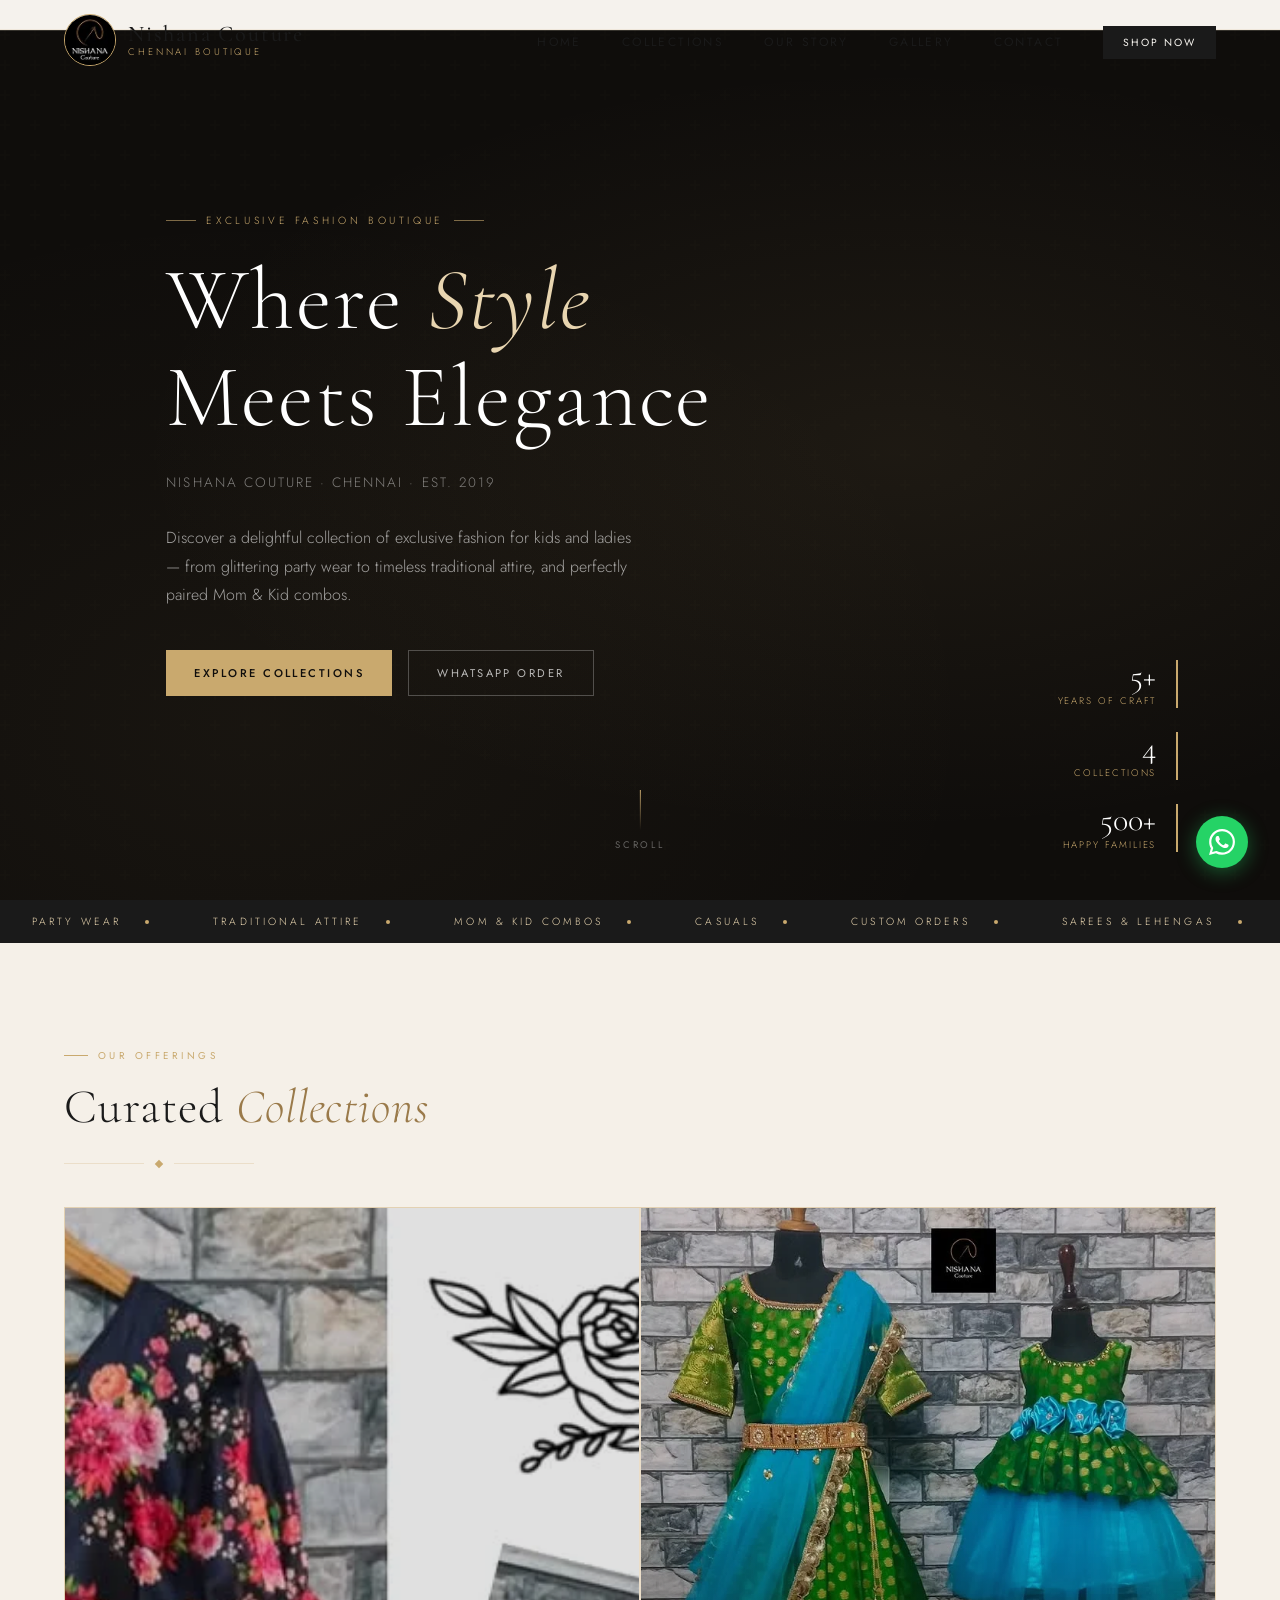
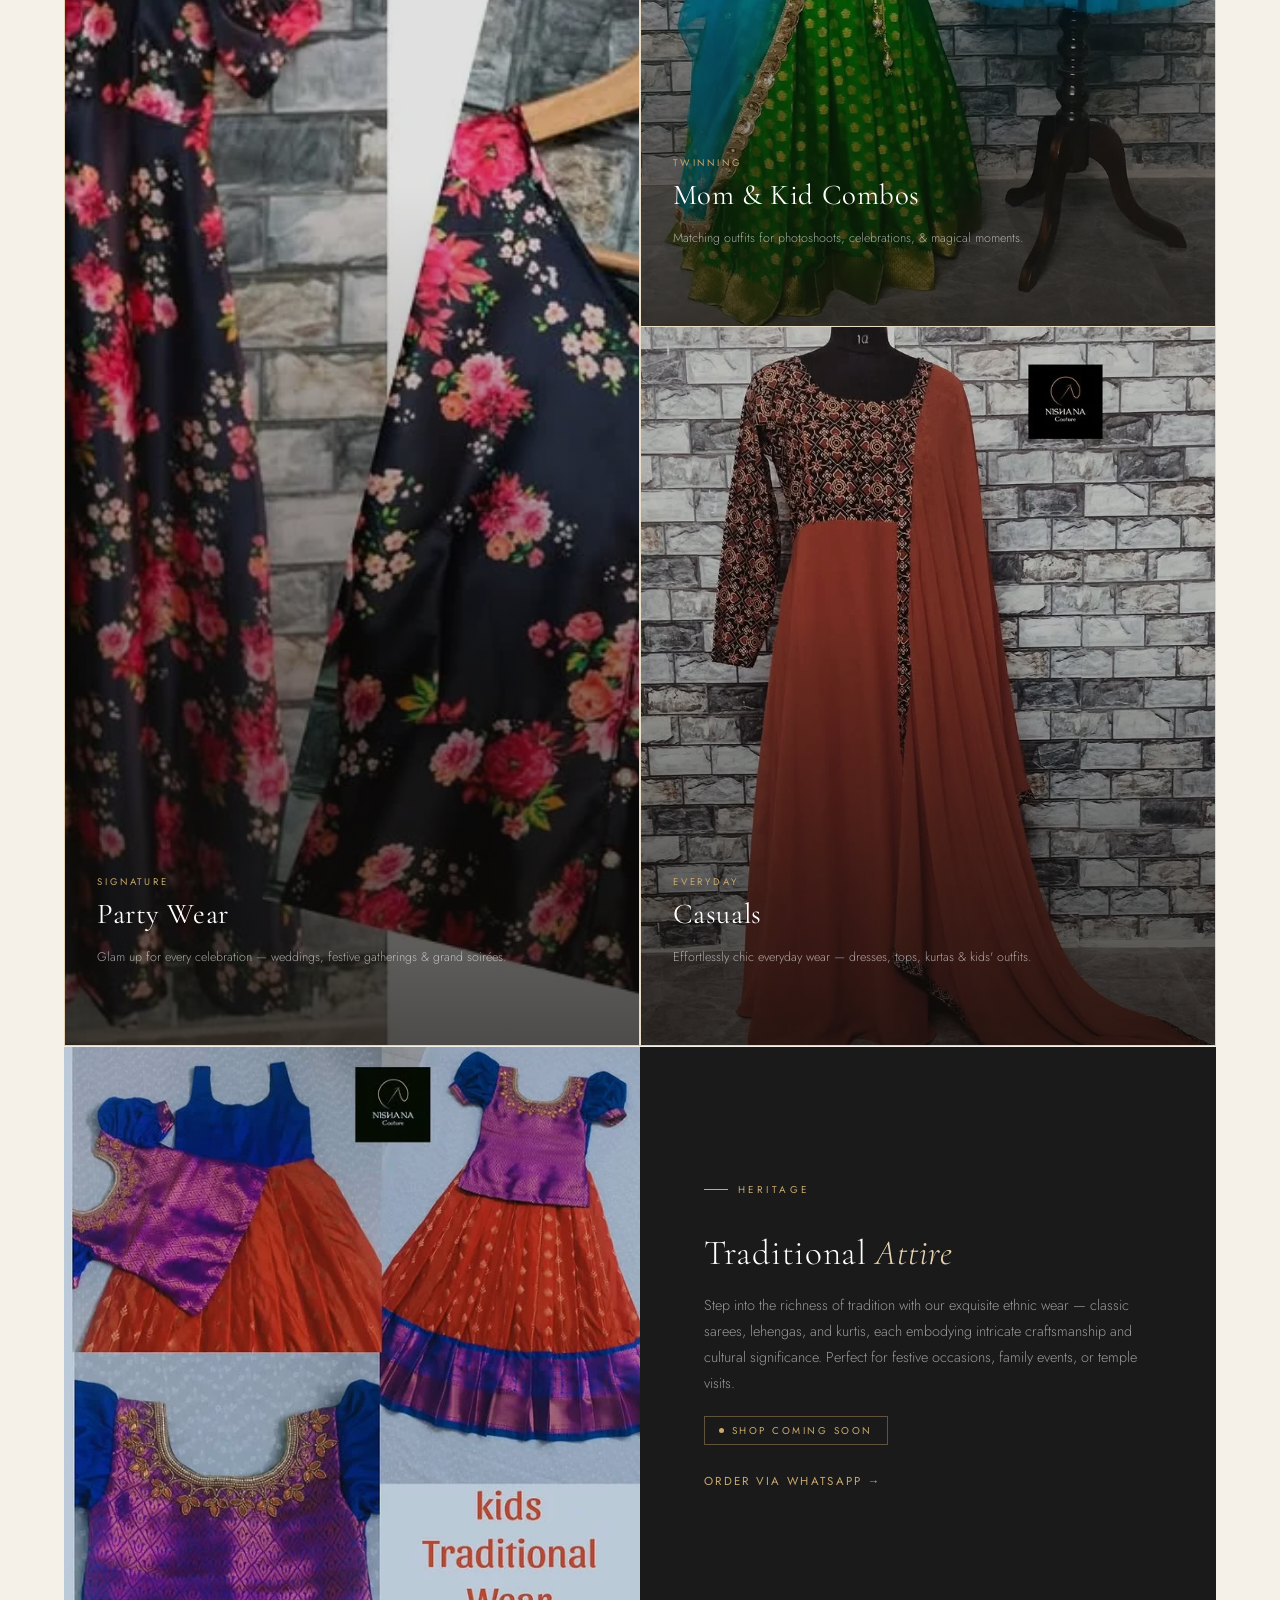
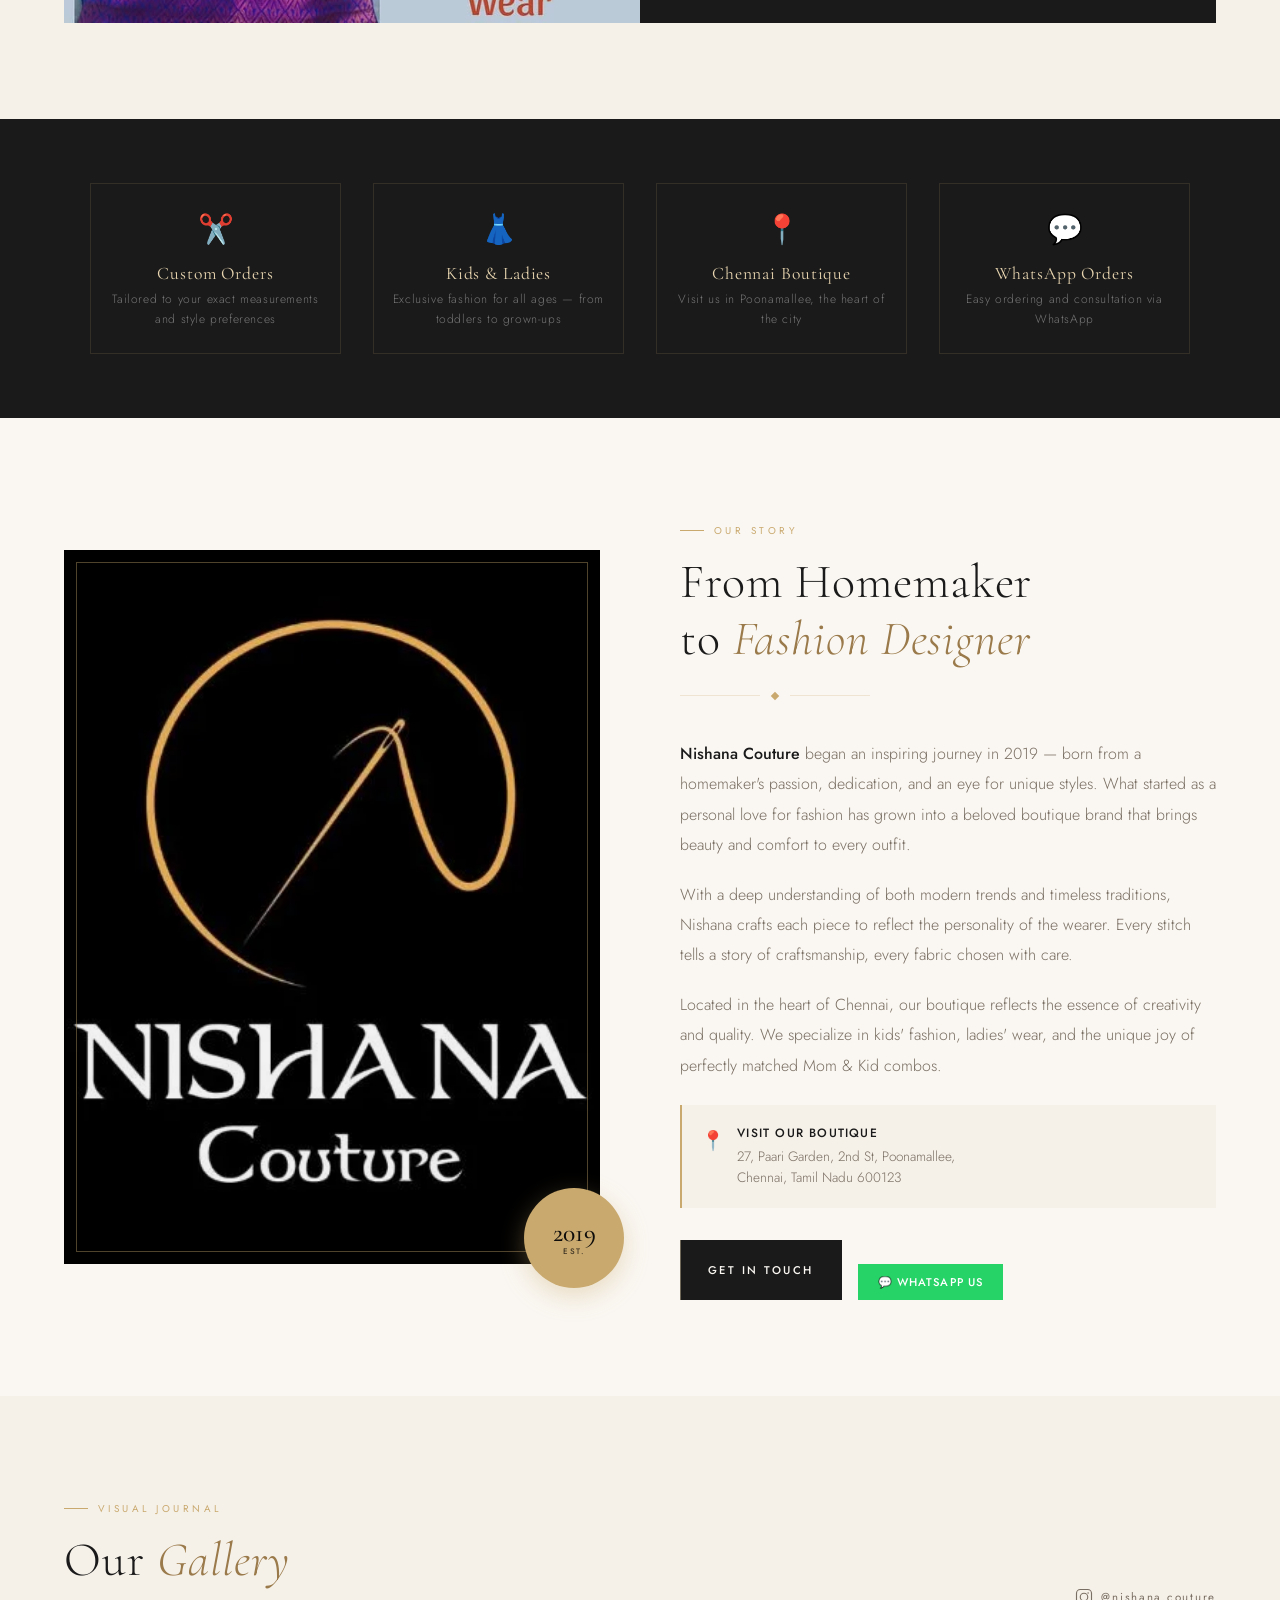
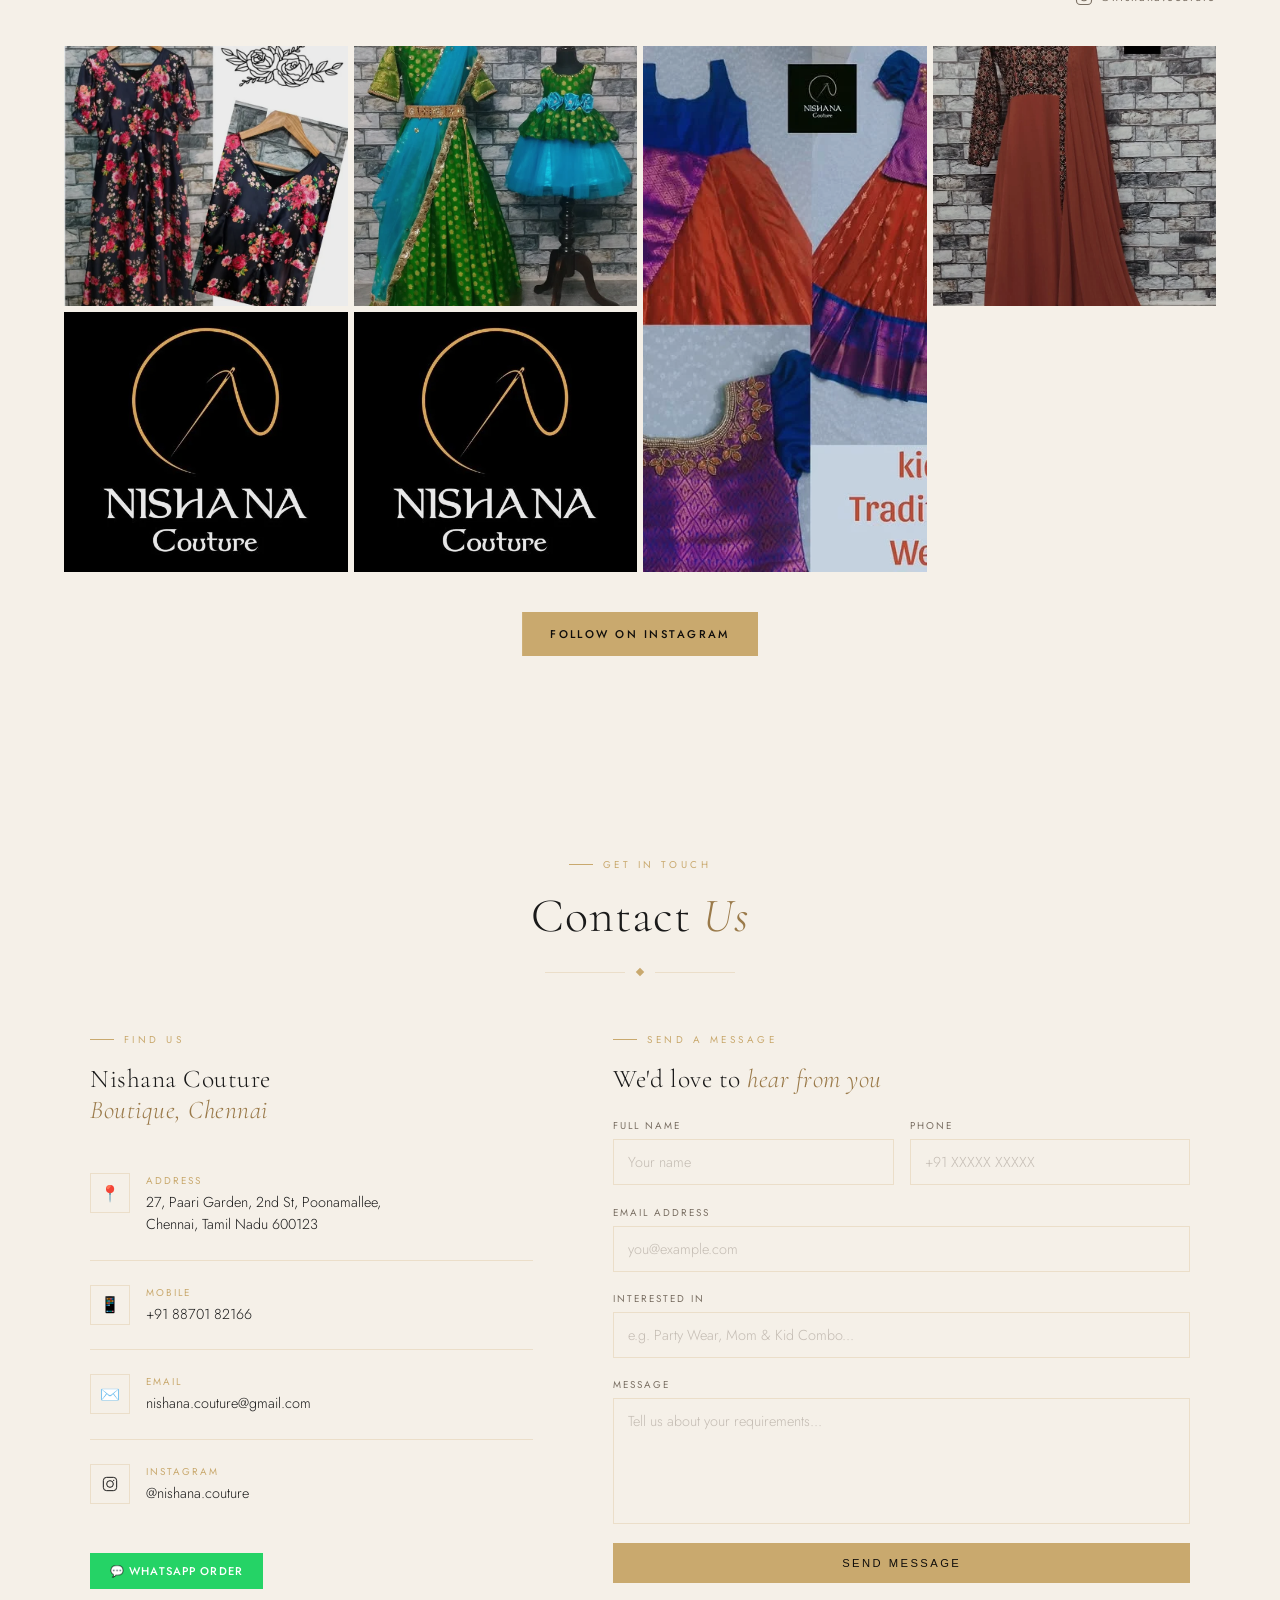
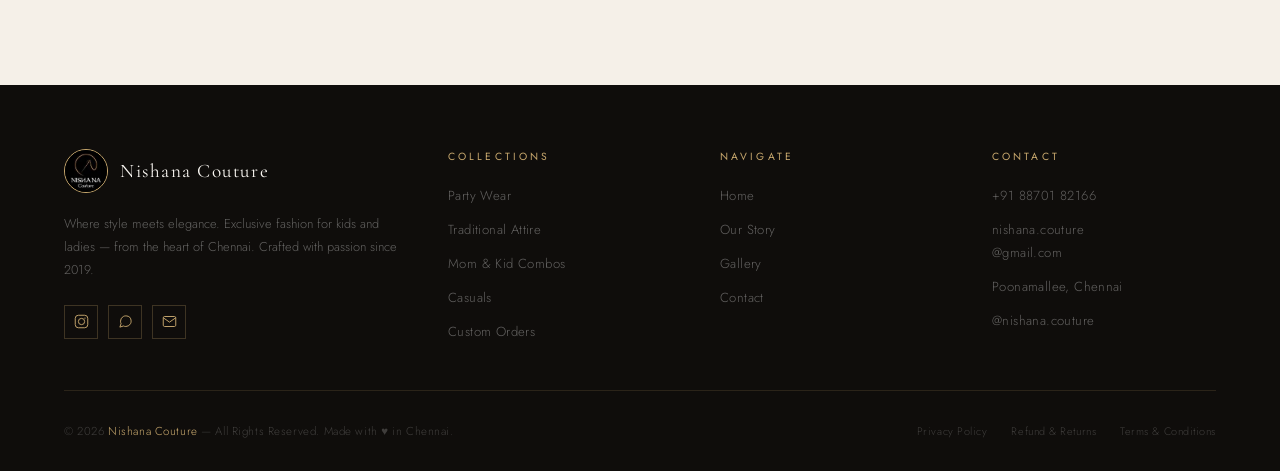
<file: index.html>
<!DOCTYPE html>
<html lang="en">
<head>
  <meta charset="UTF-8" />
  <meta name="viewport" content="width=device-width, initial-scale=1.0" />
  <title>Nishana Couture — Where Style Meets Elegance | Chennai</title>
  <meta name="description" content="Exclusive fashion for kids and ladies. Party wear, traditional attire, Mom & Kid combos, and casuals. Based in Poonamallee, Chennai." />
  <meta property="og:title" content="Nishana Couture — Where Style Meets Elegance" />
  <meta property="og:description" content="Discover exclusive fashion for kids and ladies. Party Wear, Traditional Attire, Mom & Kid Combos, and Casuals." />
  <meta property="og:image" content="assets/images/cropped-nishanacouture.jpg" />
  <link rel="icon" href="assets/images/cropped-nishanacouture-111x111.jpg" type="image/jpeg" />
  <link rel="stylesheet" href="assets/css/style.css" />
  <link rel="preconnect" href="https://fonts.googleapis.com" />
  <link rel="preconnect" href="https://fonts.gstatic.com" crossorigin />
</head>
<body>

  <!-- ══════════════════════════════════════
       NAVBAR
  ══════════════════════════════════════ -->
  <nav id="navbar">
    <a href="#hero" class="nav-logo">
      <img src="assets/images/cropped-nishanacouture-111x111.jpg"
           alt="Nishana Couture Logo" loading="lazy" />
      <div class="nav-brand">
        <span class="nav-brand-name">Nishana Couture</span>
        <span class="nav-brand-sub">Chennai Boutique</span>
      </div>
    </a>

    <ul class="nav-links">
      <li><a href="#hero">Home</a></li>
      <li><a href="#collections">Collections</a></li>
      <li><a href="#about">Our Story</a></li>
      <li><a href="#gallery">Gallery</a></li>
      <li><a href="#contact">Contact</a></li>
      <li>
        <a href="#collections" class="nav-cta" data-coming-soon>Shop Now</a>
      </li>
    </ul>

    <button class="nav-hamburger" aria-label="Toggle menu">
      <span></span><span></span><span></span>
    </button>
  </nav>

  <!-- Mobile Nav -->
  <div class="nav-mobile">
    <a href="#hero">Home</a>
    <a href="#collections">Collections</a>
    <a href="#about">Our Story</a>
    <a href="#gallery">Gallery</a>
    <a href="#contact">Contact</a>
    <a href="#collections" data-coming-soon>Shop Online</a>
  </div>

  <!-- ══════════════════════════════════════
       HERO
  ══════════════════════════════════════ -->
  <section id="hero">
    <div class="hero-bg"></div>
    <div class="hero-texture"></div>

    <div class="hero-content">
      <div class="hero-tag">Exclusive Fashion Boutique</div>

      <h1 class="hero-title">
        Where <em>Style</em><br>Meets Elegance
      </h1>

      <p class="hero-sub">Nishana Couture · Chennai · Est. 2019</p>

      <p class="hero-desc">
        Discover a delightful collection of exclusive fashion for kids and ladies —
        from glittering party wear to timeless traditional attire, and perfectly
        paired Mom &amp; Kid combos.
      </p>

      <div class="hero-actions">
        <a href="#collections" class="btn-primary">
          <span>Explore Collections</span>
        </a>
        <a href="https://wa.me/918870182166" target="_blank" rel="noopener" class="btn-ghost">
          WhatsApp Order
        </a>
      </div>
    </div>

    <div class="hero-stats">
      <div class="hero-stat">
        <div class="hero-stat-num" data-count="5" data-suffix="+">5+</div>
        <div class="hero-stat-label">Years of Craft</div>
      </div>
      <div class="hero-stat">
        <div class="hero-stat-num" data-count="4" data-suffix="">4</div>
        <div class="hero-stat-label">Collections</div>
      </div>
      <div class="hero-stat">
        <div class="hero-stat-num" data-count="500" data-suffix="+">500+</div>
        <div class="hero-stat-label">Happy Families</div>
      </div>
    </div>

    <div class="hero-scroll">
      <div class="hero-scroll-line"></div>
      <span>Scroll</span>
    </div>
  </section>

  <!-- MARQUEE STRIP -->
  <div class="marquee-strip">
    <div class="marquee-inner">
      <!-- Repeated for seamless loop -->
      <span class="marquee-item">Party Wear <span class="marquee-dot"></span></span>
      <span class="marquee-item">Traditional Attire <span class="marquee-dot"></span></span>
      <span class="marquee-item">Mom &amp; Kid Combos <span class="marquee-dot"></span></span>
      <span class="marquee-item">Casuals <span class="marquee-dot"></span></span>
      <span class="marquee-item">Custom Orders <span class="marquee-dot"></span></span>
      <span class="marquee-item">Sarees &amp; Lehengas <span class="marquee-dot"></span></span>
      <span class="marquee-item">Kids' Fashion <span class="marquee-dot"></span></span>
      <span class="marquee-item">Ladies' Wear <span class="marquee-dot"></span></span>
      <!-- Duplicate for seamless scroll -->
      <span class="marquee-item">Party Wear <span class="marquee-dot"></span></span>
      <span class="marquee-item">Traditional Attire <span class="marquee-dot"></span></span>
      <span class="marquee-item">Mom &amp; Kid Combos <span class="marquee-dot"></span></span>
      <span class="marquee-item">Casuals <span class="marquee-dot"></span></span>
      <span class="marquee-item">Custom Orders <span class="marquee-dot"></span></span>
      <span class="marquee-item">Sarees &amp; Lehengas <span class="marquee-dot"></span></span>
      <span class="marquee-item">Kids' Fashion <span class="marquee-dot"></span></span>
      <span class="marquee-item">Ladies' Wear <span class="marquee-dot"></span></span>
    </div>
  </div>

  <!-- ══════════════════════════════════════
       COLLECTIONS
  ══════════════════════════════════════ -->
  <section id="collections" class="section">
    <div class="reveal">
      <div class="section-label">Our Offerings</div>
      <h2 class="section-title">Curated <em>Collections</em></h2>
      <div class="section-divider">
        <div class="section-divider-line"></div>
        <div class="section-divider-diamond"></div>
        <div class="section-divider-line"></div>
      </div>
    </div>

    <div class="collections-grid reveal reveal-delay-1">

      <!-- Card 1 — Party Wear (large) -->
      <div class="collection-card">
        <div class="collection-img-wrap">
          <img src="assets/images/nishana-partywear.jpg"
               alt="Party Wear Collection" loading="lazy" />
        </div>
        <div class="collection-overlay">
          <div class="collection-category">Signature</div>
          <h3 class="collection-name">Party Wear</h3>
          <p style="font-size:0.78rem;color:rgba(255,255,255,0.6);margin-bottom:1rem;font-weight:300;line-height:1.6;">
            Glam up for every celebration — weddings, festive gatherings &amp; grand soirées.
          </p>
          <a href="#" class="collection-cta coming-soon-badge" data-coming-soon>Shop Coming Soon</a>
        </div>
      </div>

      <!-- Card 2 — Mom & Kid Combos -->
      <div class="collection-card">
        <div class="collection-img-wrap">
          <img src="assets/images/nishsana-mom-and-daughter-combo-dresses.jpg"
               alt="Mom and Kid Combo Outfits" loading="lazy" />
        </div>
        <div class="collection-overlay">
          <div class="collection-category">Twinning</div>
          <h3 class="collection-name">Mom &amp; Kid Combos</h3>
          <p style="font-size:0.78rem;color:rgba(255,255,255,0.6);margin-bottom:1rem;font-weight:300;line-height:1.6;">
            Matching outfits for photoshoots, celebrations, &amp; magical moments.
          </p>
          <a href="#" class="collection-cta coming-soon-badge" data-coming-soon>Shop Coming Soon</a>
        </div>
      </div>

      <!-- Card 3 — Casuals -->
      <div class="collection-card">
        <div class="collection-img-wrap">
          <img src="assets/images/casuI-home-page.jpg"
               alt="Casual Wear Collection" loading="lazy" />
        </div>
        <div class="collection-overlay">
          <div class="collection-category">Everyday</div>
          <h3 class="collection-name">Casuals</h3>
          <p style="font-size:0.78rem;color:rgba(255,255,255,0.6);margin-bottom:1rem;font-weight:300;line-height:1.6;">
            Effortlessly chic everyday wear — dresses, tops, kurtas &amp; kids' outfits.
          </p>
          <a href="#" class="collection-cta coming-soon-badge" data-coming-soon>Shop Coming Soon</a>
        </div>
      </div>

    </div>

    <!-- Traditional Attire — full-width feature card -->
    <div style="margin-top:1.5px;position:relative;overflow:hidden;cursor:pointer;" class="collection-card reveal reveal-delay-2">
      <div style="display:grid;grid-template-columns:1fr 1fr;min-height:400px;">
        <div class="collection-img-wrap" style="min-height:400px;">
          <img src="assets/images/traditionaIwear.jpg"
               alt="Traditional Attire" loading="lazy" />
        </div>
        <div style="background:var(--charcoal);display:flex;flex-direction:column;justify-content:center;padding:4rem;gap:1.2rem;">
          <div class="section-label">Heritage</div>
          <h3 style="font-family:'Cormorant Garamond',serif;font-size:2.2rem;font-weight:300;color:#fff;line-height:1.2;letter-spacing:0.02em;">
            Traditional <em style="font-style:italic;color:var(--gold-light);">Attire</em>
          </h3>
          <p style="font-size:0.9rem;line-height:1.8;color:rgba(255,255,255,0.55);font-weight:300;">
            Step into the richness of tradition with our exquisite ethnic wear — classic sarees, lehengas, and kurtis,
            each embodying intricate craftsmanship and cultural significance. Perfect for festive occasions,
            family events, or temple visits.
          </p>
          <div>
            <a href="#" class="coming-soon-badge" data-coming-soon style="display:inline-flex;">Shop Coming Soon</a>
          </div>
          <a href="https://wa.me/918870182166" target="_blank" rel="noopener"
             style="display:inline-flex;align-items:center;gap:8px;font-size:0.72rem;letter-spacing:0.2em;text-transform:uppercase;color:var(--gold);font-weight:400;margin-top:0.5rem;transition:color 0.3s;">
            Order via WhatsApp →
          </a>
        </div>
      </div>
    </div>
  </section>

  <!-- ══════════════════════════════════════
       FEATURES STRIP
  ══════════════════════════════════════ -->
  <section id="features">
    <div class="features-grid">
      <div class="feature-item reveal">
        <div class="feature-icon">✂️</div>
        <div class="feature-title">Custom Orders</div>
        <div class="feature-desc">Tailored to your exact measurements and style preferences</div>
      </div>
      <div class="feature-item reveal reveal-delay-1">
        <div class="feature-icon">👗</div>
        <div class="feature-title">Kids & Ladies</div>
        <div class="feature-desc">Exclusive fashion for all ages — from toddlers to grown-ups</div>
      </div>
      <div class="feature-item reveal reveal-delay-2">
        <div class="feature-icon">📍</div>
        <div class="feature-title">Chennai Boutique</div>
        <div class="feature-desc">Visit us in Poonamallee, the heart of the city</div>
      </div>
      <div class="feature-item reveal reveal-delay-3">
        <div class="feature-icon">💬</div>
        <div class="feature-title">WhatsApp Orders</div>
        <div class="feature-desc">Easy ordering and consultation via WhatsApp</div>
      </div>
    </div>
  </section>

  <!-- ══════════════════════════════════════
       ABOUT
  ══════════════════════════════════════ -->
  <section id="about" class="section">
    <div class="about-inner">
      <div class="about-image-wrap reveal">
        <div class="about-image-frame">
          <img src="assets/images/cropped-nishanacouture.jpg"
               alt="Nishana Couture Boutique" loading="lazy" />
        </div>
        <div class="about-badge">
          <span class="about-badge-year">2019</span>
          <span class="about-badge-text">Est.</span>
        </div>
      </div>

      <div class="about-text reveal reveal-delay-2">
        <div class="section-label">Our Story</div>
        <h2 class="section-title">From Homemaker<br>to <em>Fashion Designer</em></h2>
        <div class="section-divider">
          <div class="section-divider-line"></div>
          <div class="section-divider-diamond"></div>
          <div class="section-divider-line"></div>
        </div>

        <p>
          <strong>Nishana Couture</strong> began an inspiring journey in 2019 — born from a homemaker's
          passion, dedication, and an eye for unique styles. What started as a personal love for fashion
          has grown into a beloved boutique brand that brings beauty and comfort to every outfit.
        </p>
        <p>
          With a deep understanding of both modern trends and timeless traditions, Nishana crafts each
          piece to reflect the personality of the wearer. Every stitch tells a story of craftsmanship,
          every fabric chosen with care.
        </p>
        <p>
          Located in the heart of Chennai, our boutique reflects the essence of creativity and quality.
          We specialize in kids' fashion, ladies' wear, and the unique joy of perfectly matched
          Mom &amp; Kid combos.
        </p>

        <div class="about-location">
          <div class="about-location-icon">📍</div>
          <div class="about-location-text">
            <strong>Visit Our Boutique</strong>
            27, Paari Garden, 2nd St, Poonamallee,<br>
            Chennai, Tamil Nadu 600123
          </div>
        </div>

        <div style="margin-top:2rem;display:flex;gap:1rem;flex-wrap:wrap;">
          <a href="#contact" class="btn-primary" style="background:var(--charcoal);color:var(--cream);">
            <span>Get in Touch</span>
          </a>
          <a href="https://wa.me/918870182166" target="_blank" rel="noopener" class="contact-whatsapp">
            💬 WhatsApp Us
          </a>
        </div>
      </div>
    </div>
  </section>

  <!-- ══════════════════════════════════════
       GALLERY
  ══════════════════════════════════════ -->
  <section id="gallery" class="section">
    <div class="gallery-header reveal">
      <div>
        <div class="section-label">Visual Journal</div>
        <h2 class="section-title">Our <em>Gallery</em></h2>
      </div>
      <a href="https://www.instagram.com/nishana.couture/" target="_blank" rel="noopener"
         class="gallery-insta">
        <svg width="18" height="18" viewBox="0 0 24 24" fill="none" stroke="currentColor" stroke-width="1.5">
          <rect x="2" y="2" width="20" height="20" rx="5"/><circle cx="12" cy="12" r="5"/>
          <circle cx="17.5" cy="6.5" r="1" fill="currentColor" stroke="none"/>
        </svg>
        @nishana.couture
      </a>
    </div>

    <div class="gallery-grid reveal reveal-delay-1">
      <div class="gallery-item">
        <img src="assets/images/nishana-partywear.jpg"
             alt="Party Wear" loading="lazy" />
        <div class="gallery-overlay"><div class="gallery-overlay-icon">✦</div></div>
      </div>
      <div class="gallery-item">
        <img src="assets/images/nishsana-mom-and-daughter-combo-dresses.jpg"
             alt="Mom and Kid Combo" loading="lazy" />
        <div class="gallery-overlay"><div class="gallery-overlay-icon">✦</div></div>
      </div>
      <div class="gallery-item">
        <img src="assets/images/traditionaIwear.jpg"
             alt="Traditional Attire" loading="lazy" />
        <div class="gallery-overlay"><div class="gallery-overlay-icon">✦</div></div>
      </div>
      <div class="gallery-item">
        <img src="assets/images/casuI-home-page.jpg"
             alt="Casual Wear" loading="lazy" />
        <div class="gallery-overlay"><div class="gallery-overlay-icon">✦</div></div>
      </div>
      <div class="gallery-item">
        <img src="assets/images/cropped-nishanacouture.jpg"
             alt="Nishana Couture" loading="lazy" />
        <div class="gallery-overlay"><div class="gallery-overlay-icon">✦</div></div>
      </div>
      <div class="gallery-item">
        <img src="assets/images/cropped-nishanacouture.jpg"
             alt="Boutique" loading="lazy" />
        <div class="gallery-overlay"><div class="gallery-overlay-icon">✦</div></div>
      </div>
    </div>

    <div style="text-align:center;margin-top:2.5rem;" class="reveal reveal-delay-2">
      <a href="https://www.instagram.com/nishana.couture/" target="_blank" rel="noopener"
         class="btn-primary" style="display:inline-flex;">
        <span>Follow on Instagram</span>
      </a>
    </div>
  </section>

  <!-- ══════════════════════════════════════
       CONTACT
  ══════════════════════════════════════ -->
  <section id="contact" class="section" style="background:var(--ivory);">
    <div style="text-align:center;margin-bottom:3rem;" class="reveal">
      <div class="section-label" style="justify-content:center;">Get in Touch</div>
      <h2 class="section-title">Contact <em>Us</em></h2>
      <div class="section-divider" style="justify-content:center;">
        <div class="section-divider-line"></div>
        <div class="section-divider-diamond"></div>
        <div class="section-divider-line"></div>
      </div>
    </div>

    <div class="contact-inner">
      <div class="reveal">
        <div class="section-label">Find Us</div>
        <h3 style="font-family:'Cormorant Garamond',serif;font-size:1.6rem;font-weight:300;color:var(--charcoal);margin-bottom:1.5rem;letter-spacing:0.02em;">
          Nishana Couture<br><em style="font-style:italic;color:var(--gold-dark);">Boutique, Chennai</em>
        </h3>

        <div class="contact-info-item">
          <div class="contact-info-icon">📍</div>
          <div>
            <div class="contact-info-label">Address</div>
            <div class="contact-info-value">
              27, Paari Garden, 2nd St, Poonamallee,<br>Chennai, Tamil Nadu 600123
            </div>
          </div>
        </div>

        <div class="contact-info-item">
          <div class="contact-info-icon">📱</div>
          <div>
            <div class="contact-info-label">Mobile</div>
            <div class="contact-info-value">
              <a href="tel:+918870182166" style="color:var(--charcoal);transition:color 0.3s;"
                 onmouseover="this.style.color='var(--gold-dark)'" onmouseout="this.style.color='var(--charcoal)'">
                +91 88701 82166
              </a>
            </div>
          </div>
        </div>

        <div class="contact-info-item">
          <div class="contact-info-icon">✉️</div>
          <div>
            <div class="contact-info-label">Email</div>
            <div class="contact-info-value">
              <a href="mailto:nishana.couture@gmail.com" style="color:var(--charcoal);transition:color 0.3s;"
                 onmouseover="this.style.color='var(--gold-dark)'" onmouseout="this.style.color='var(--charcoal)'">
                nishana.couture@gmail.com
              </a>
            </div>
          </div>
        </div>

        <div class="contact-info-item" style="border:none;">
          <div class="contact-info-icon">
            <svg width="16" height="16" viewBox="0 0 24 24" fill="none" stroke="currentColor" stroke-width="1.5">
              <rect x="2" y="2" width="20" height="20" rx="5"/><circle cx="12" cy="12" r="5"/>
              <circle cx="17.5" cy="6.5" r="1" fill="currentColor" stroke="none"/>
            </svg>
          </div>
          <div>
            <div class="contact-info-label">Instagram</div>
            <div class="contact-info-value">
              <a href="https://www.instagram.com/nishana.couture/" target="_blank" rel="noopener"
                 style="color:var(--charcoal);transition:color 0.3s;"
                 onmouseover="this.style.color='var(--gold-dark)'" onmouseout="this.style.color='var(--charcoal)'">
                @nishana.couture
              </a>
            </div>
          </div>
        </div>

        <a href="https://wa.me/918870182166" target="_blank" rel="noopener" class="contact-whatsapp">
          💬 WhatsApp Order
        </a>
      </div>

      <div class="reveal reveal-delay-2">
        <div class="section-label">Send a Message</div>
        <h3 style="font-family:'Cormorant Garamond',serif;font-size:1.6rem;font-weight:300;color:var(--charcoal);margin-bottom:1.5rem;letter-spacing:0.02em;">
          We'd love to <em style="font-style:italic;color:var(--gold-dark);">hear from you</em>
        </h3>

        <div id="formSuccess" class="form-success">
          Thank you for reaching out! We'll get back to you within 24 hours. ✨
        </div>

        <form id="contactForm" class="contact-form" novalidate>
          <div class="form-row">
            <div class="form-group">
              <label for="name">Full Name</label>
              <input type="text" id="name" name="name" placeholder="Your name" data-required />
              <span class="form-error"></span>
            </div>
            <div class="form-group">
              <label for="phone">Phone</label>
              <input type="tel" id="phone" name="phone" placeholder="+91 XXXXX XXXXX" />
            </div>
          </div>
          <div class="form-group">
            <label for="email">Email Address</label>
            <input type="email" id="email" name="email" placeholder="you@example.com" data-required />
            <span class="form-error"></span>
          </div>
          <div class="form-group">
            <label for="interest">Interested In</label>
            <input type="text" id="interest" name="interest" placeholder="e.g. Party Wear, Mom & Kid Combo..." />
          </div>
          <div class="form-group">
            <label for="message">Message</label>
            <textarea id="message" name="message" rows="5" placeholder="Tell us about your requirements..." data-required></textarea>
            <span class="form-error"></span>
          </div>
          <button type="submit" class="btn-primary" style="border:none;cursor:pointer;width:100%;justify-content:center;">
            <span>Send Message</span>
          </button>
        </form>
      </div>
    </div>
  </section>

  <!-- ══════════════════════════════════════
       FOOTER
  ══════════════════════════════════════ -->
  <footer id="footer">
    <div class="footer-top">
      <div>
        <div class="footer-brand">
          <img src="assets/images/cropped-nishanacouture-111x111.jpg"
               alt="Logo" loading="lazy" />
          <span class="footer-brand-name">Nishana Couture</span>
        </div>
        <p class="footer-desc">
          Where style meets elegance. Exclusive fashion for kids and ladies — from the heart of Chennai.
          Crafted with passion since 2019.
        </p>
        <div class="footer-social">
          <a href="https://www.instagram.com/nishana.couture/" target="_blank" rel="noopener" aria-label="Instagram">
            <svg width="15" height="15" viewBox="0 0 24 24" fill="none" stroke="currentColor" stroke-width="1.5">
              <rect x="2" y="2" width="20" height="20" rx="5"/>
              <circle cx="12" cy="12" r="5"/>
              <circle cx="17.5" cy="6.5" r="1" fill="currentColor" stroke="none"/>
            </svg>
          </a>
          <a href="https://wa.me/918870182166" target="_blank" rel="noopener" aria-label="WhatsApp">
            <svg width="15" height="15" viewBox="0 0 24 24" fill="none" stroke="currentColor" stroke-width="1.5">
              <path d="M21 11.5a8.38 8.38 0 01-.9 3.8 8.5 8.5 0 01-7.6 4.7 8.38 8.38 0 01-3.8-.9L3 21l1.9-5.7a8.38 8.38 0 01-.9-3.8 8.5 8.5 0 014.7-7.6 8.38 8.38 0 013.8-.9h.5a8.48 8.48 0 018 8v.5z"/>
            </svg>
          </a>
          <a href="mailto:nishana.couture@gmail.com" aria-label="Email">
            <svg width="15" height="15" viewBox="0 0 24 24" fill="none" stroke="currentColor" stroke-width="1.5">
              <path d="M4 4h16c1.1 0 2 .9 2 2v12c0 1.1-.9 2-2 2H4c-1.1 0-2-.9-2-2V6c0-1.1.9-2 2-2z"/>
              <polyline points="22,6 12,13 2,6"/>
            </svg>
          </a>
        </div>
      </div>

      <div class="footer-col">
        <h4>Collections</h4>
        <ul>
          <li><a href="#" data-coming-soon>Party Wear</a></li>
          <li><a href="#" data-coming-soon>Traditional Attire</a></li>
          <li><a href="#" data-coming-soon>Mom &amp; Kid Combos</a></li>
          <li><a href="#" data-coming-soon>Casuals</a></li>
          <li><a href="https://wa.me/918870182166" target="_blank" rel="noopener">Custom Orders</a></li>
        </ul>
      </div>

      <div class="footer-col">
        <h4>Navigate</h4>
        <ul>
          <li><a href="#hero">Home</a></li>
          <li><a href="#about">Our Story</a></li>
          <li><a href="#gallery">Gallery</a></li>
          <li><a href="#contact">Contact</a></li>
        </ul>
      </div>

      <div class="footer-col">
        <h4>Contact</h4>
        <ul>
          <li><a href="tel:+918870182166">+91 88701 82166</a></li>
          <li><a href="mailto:nishana.couture@gmail.com">nishana.couture<br>@gmail.com</a></li>
          <li><a href="https://maps.google.com/?q=Poonamallee+Chennai" target="_blank" rel="noopener">Poonamallee, Chennai</a></li>
          <li><a href="https://www.instagram.com/nishana.couture/" target="_blank" rel="noopener">@nishana.couture</a></li>
        </ul>
      </div>
    </div>

    <div class="footer-bottom">
      <p class="footer-copyright">
        © 2026 <span>Nishana Couture</span> — All Rights Reserved. Made with ♥ in Chennai.
      </p>
      <div class="footer-policies">
        <a href="privacy-policy.html" >Privacy Policy</a>
        <a href="refund-returns.html" >Refund &amp; Returns</a>
        <a href="terms-and-conditions.html" >Terms &amp; Conditions</a>
      </div>
    </div>
  </footer>

  <!-- WhatsApp floating button -->
  <a href="https://wa.me/918870182166" target="_blank" rel="noopener"
     title="Order via WhatsApp"
     style="
       position:fixed;
       bottom:2rem;right:2rem;
       width:52px;height:52px;
       background:#25D366;
       border-radius:50%;
       display:flex;align-items:center;justify-content:center;
       box-shadow:0 4px 20px rgba(37,211,102,0.4);
       z-index:500;
       transition:transform 0.3s,box-shadow 0.3s;
     "
     onmouseover="this.style.transform='scale(1.1)';this.style.boxShadow='0 8px 28px rgba(37,211,102,0.5)'"
     onmouseout="this.style.transform='scale(1)';this.style.boxShadow='0 4px 20px rgba(37,211,102,0.4)'">
    <svg width="26" height="26" viewBox="0 0 24 24" fill="white">
      <path d="M17.472 14.382c-.297-.149-1.758-.867-2.03-.967-.273-.099-.471-.148-.67.15-.197.297-.767.966-.94 1.164-.173.199-.347.223-.644.075-.297-.15-1.255-.463-2.39-1.475-.883-.788-1.48-1.761-1.653-2.059-.173-.297-.018-.458.13-.606.134-.133.298-.347.446-.52.149-.174.198-.298.298-.497.099-.198.05-.371-.025-.52-.075-.149-.669-1.612-.916-2.207-.242-.579-.487-.5-.669-.51-.173-.008-.371-.01-.57-.01-.198 0-.52.074-.792.372-.272.297-1.04 1.016-1.04 2.479 0 1.462 1.065 2.875 1.213 3.074.149.198 2.096 3.2 5.077 4.487.709.306 1.262.489 1.694.625.712.227 1.36.195 1.871.118.571-.085 1.758-.719 2.006-1.413.248-.694.248-1.289.173-1.413-.074-.124-.272-.198-.57-.347m-5.421 7.403h-.004a9.87 9.87 0 01-5.031-1.378l-.361-.214-3.741.982.998-3.648-.235-.374a9.86 9.86 0 01-1.51-5.26c.001-5.45 4.436-9.884 9.888-9.884 2.64 0 5.122 1.03 6.988 2.898a9.825 9.825 0 012.893 6.994c-.003 5.45-4.437 9.884-9.885 9.884m8.413-18.297A11.815 11.815 0 0012.05 0C5.495 0 .16 5.335.157 11.892c0 2.096.547 4.142 1.588 5.945L.057 24l6.305-1.654a11.882 11.882 0 005.683 1.448h.005c6.554 0 11.89-5.335 11.893-11.893a11.821 11.821 0 00-3.48-8.413z"/>
    </svg>
  </a>

  <script src="assets/js/script.js"></script>
</body>
</html>
</file>
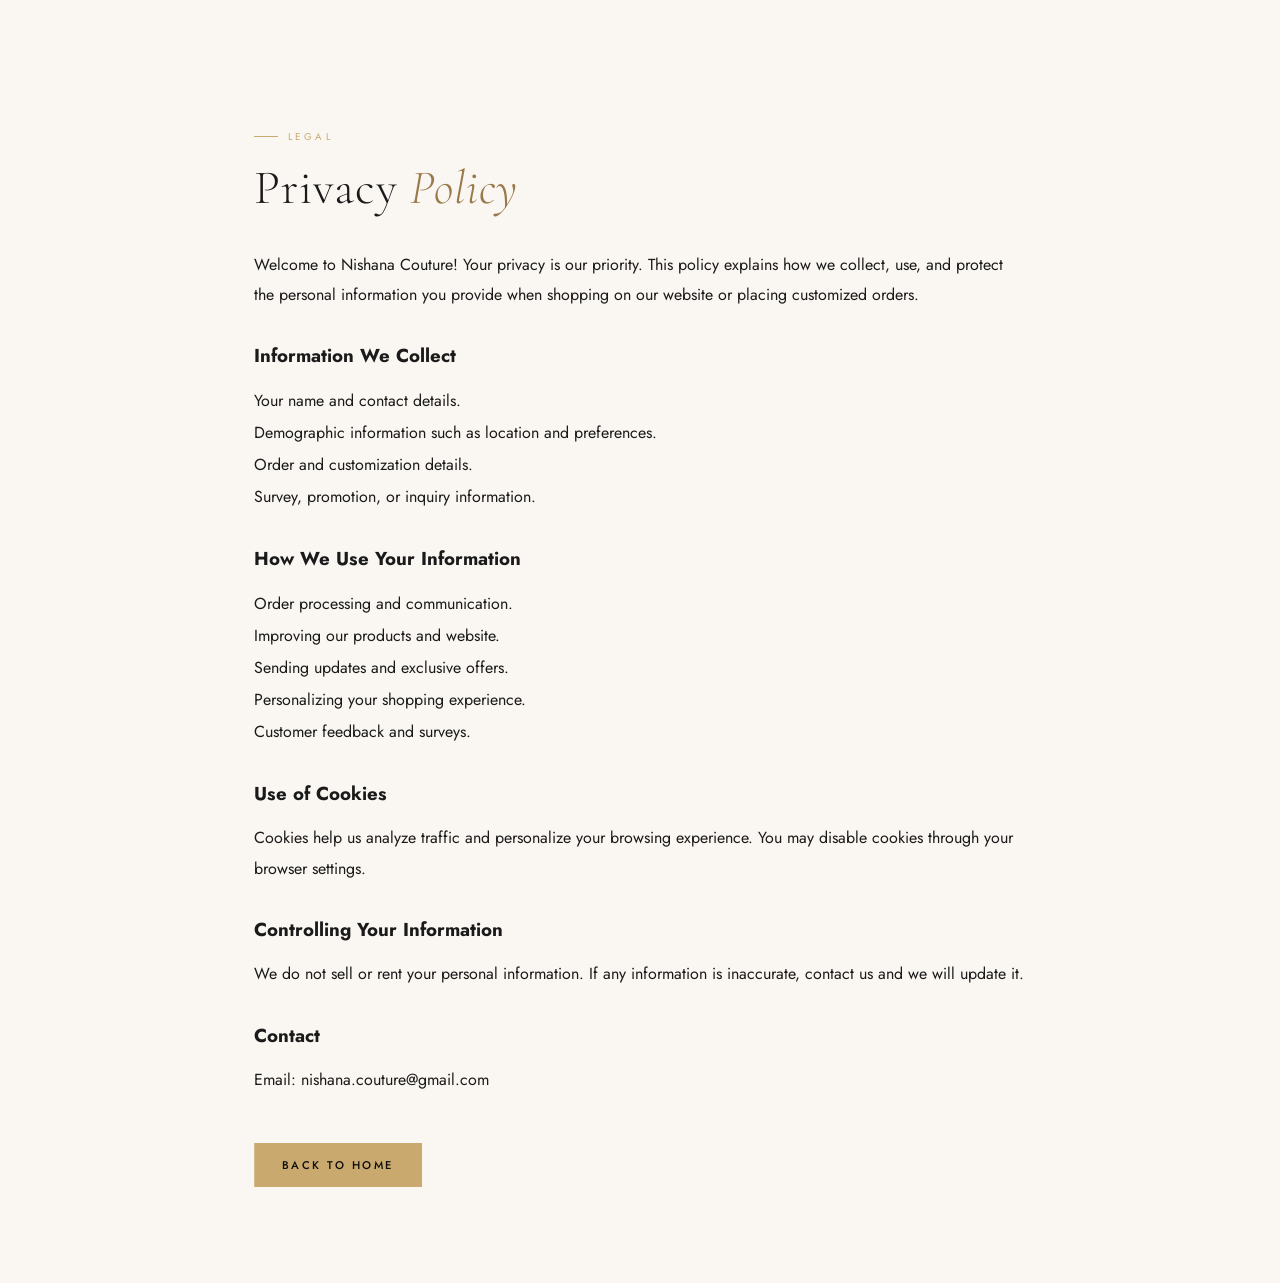
<file: privacy-policy.html>
<!DOCTYPE html>
<html lang="en">
<head>
  <meta charset="UTF-8" />
  <meta name="viewport" content="width=device-width, initial-scale=1.0"/>
  <title>Privacy Policy | Nishana Couture</title>
  <link rel="stylesheet" href="assets/css/style.css" />
</head>
<body>

<section class="section" style="max-width:900px;margin:auto;padding-top:120px;">
  <div class="section-label">Legal</div>
  <h1 class="section-title">Privacy <em>Policy</em></h1>

  <p style="margin-top:2rem;line-height:1.9;">
    Welcome to Nishana Couture! Your privacy is our priority.
    This policy explains how we collect, use, and protect the
    personal information you provide when shopping on our website
    or placing customized orders.
  </p>

  <h3 style="margin-top:2rem;">Information We Collect</h3>
  <ul style="margin-top:1rem;line-height:2;">
    <li>Your name and contact details.</li>
    <li>Demographic information such as location and preferences.</li>
    <li>Order and customization details.</li>
    <li>Survey, promotion, or inquiry information.</li>
  </ul>

  <h3 style="margin-top:2rem;">How We Use Your Information</h3>
  <ul style="margin-top:1rem;line-height:2;">
    <li>Order processing and communication.</li>
    <li>Improving our products and website.</li>
    <li>Sending updates and exclusive offers.</li>
    <li>Personalizing your shopping experience.</li>
    <li>Customer feedback and surveys.</li>
  </ul>

  <h3 style="margin-top:2rem;">Use of Cookies</h3>
  <p style="margin-top:1rem;line-height:1.9;">
    Cookies help us analyze traffic and personalize your browsing
    experience. You may disable cookies through your browser settings.
  </p>

  <h3 style="margin-top:2rem;">Controlling Your Information</h3>
  <p style="margin-top:1rem;line-height:1.9;">
    We do not sell or rent your personal information.
    If any information is inaccurate, contact us and we will update it.
  </p>

  <h3 style="margin-top:2rem;">Contact</h3>
  <p style="margin-top:1rem;line-height:1.9;">
    Email: nishana.couture@gmail.com
  </p>

  <div style="margin-top:3rem;">
    <a href="index.html" class="btn-primary">
      <span>Back to Home</span>
    </a>
  </div>
</section>

</body>
</html>
</file>
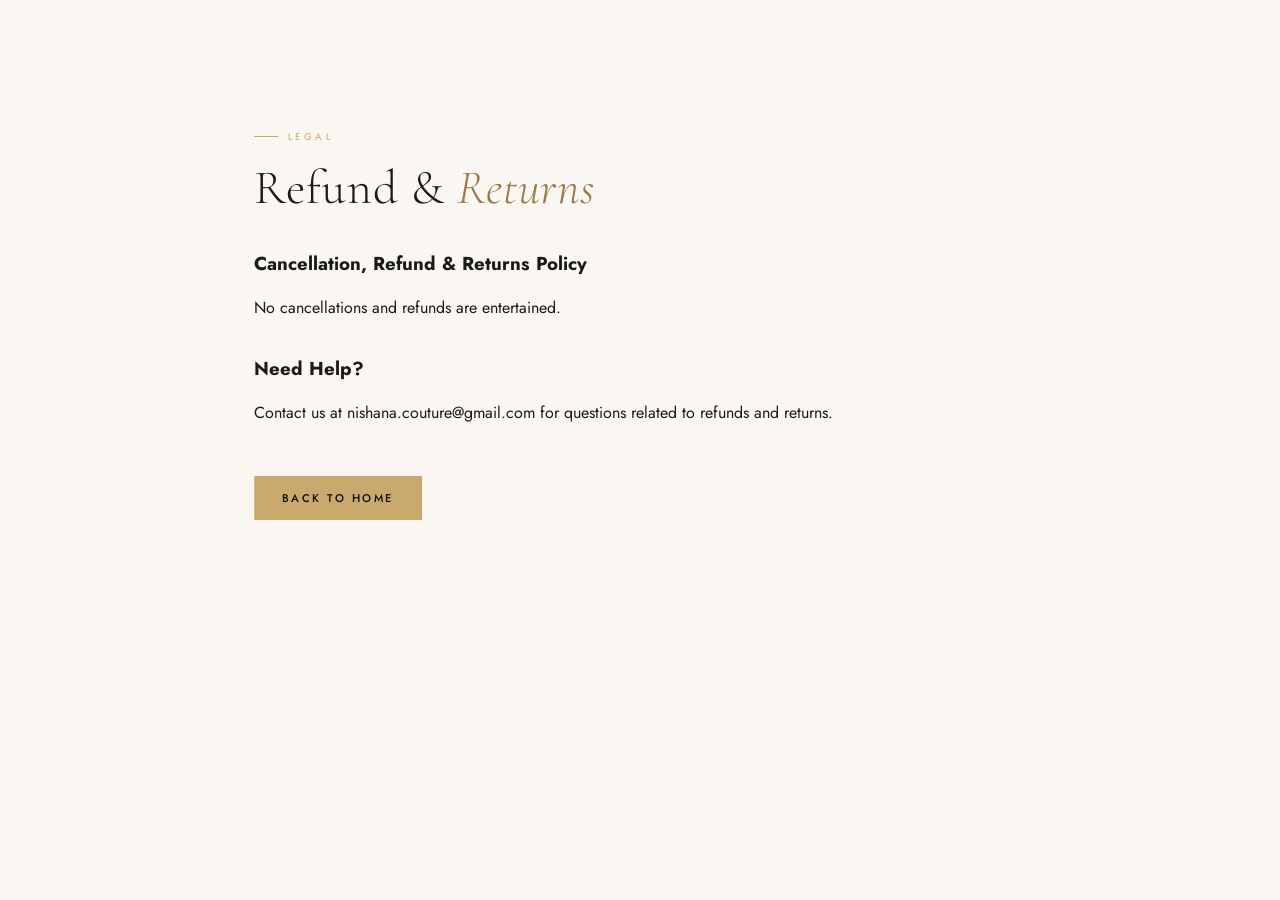
<file: refund-returns.html>
<!DOCTYPE html>
<html lang="en">
<head>
  <meta charset="UTF-8" />
  <meta name="viewport" content="width=device-width, initial-scale=1.0"/>
  <title>Refund & Returns | Nishana Couture</title>
  <link rel="stylesheet" href="assets/css/style.css" />
</head>
<body>

<section class="section" style="max-width:900px;margin:auto;padding-top:120px;">
  <div class="section-label">Legal</div>
  <h1 class="section-title">Refund &amp; <em>Returns</em></h1>

  <h3 style="margin-top:2rem;">Cancellation, Refund & Returns Policy</h3>

  <p style="margin-top:1rem;line-height:1.9;">
    No cancellations and refunds are entertained.
  </p>

  <h3 style="margin-top:2rem;">Need Help?</h3>

  <p style="margin-top:1rem;line-height:1.9;">
    Contact us at
    <a href="mailto:nishana.couture@gmail.com">
      nishana.couture@gmail.com
    </a>
    for questions related to refunds and returns.
  </p>

  <div style="margin-top:3rem;">
    <a href="index.html" class="btn-primary">
      <span>Back to Home</span>
    </a>
  </div>
</section>

</body>
</html>
</file>
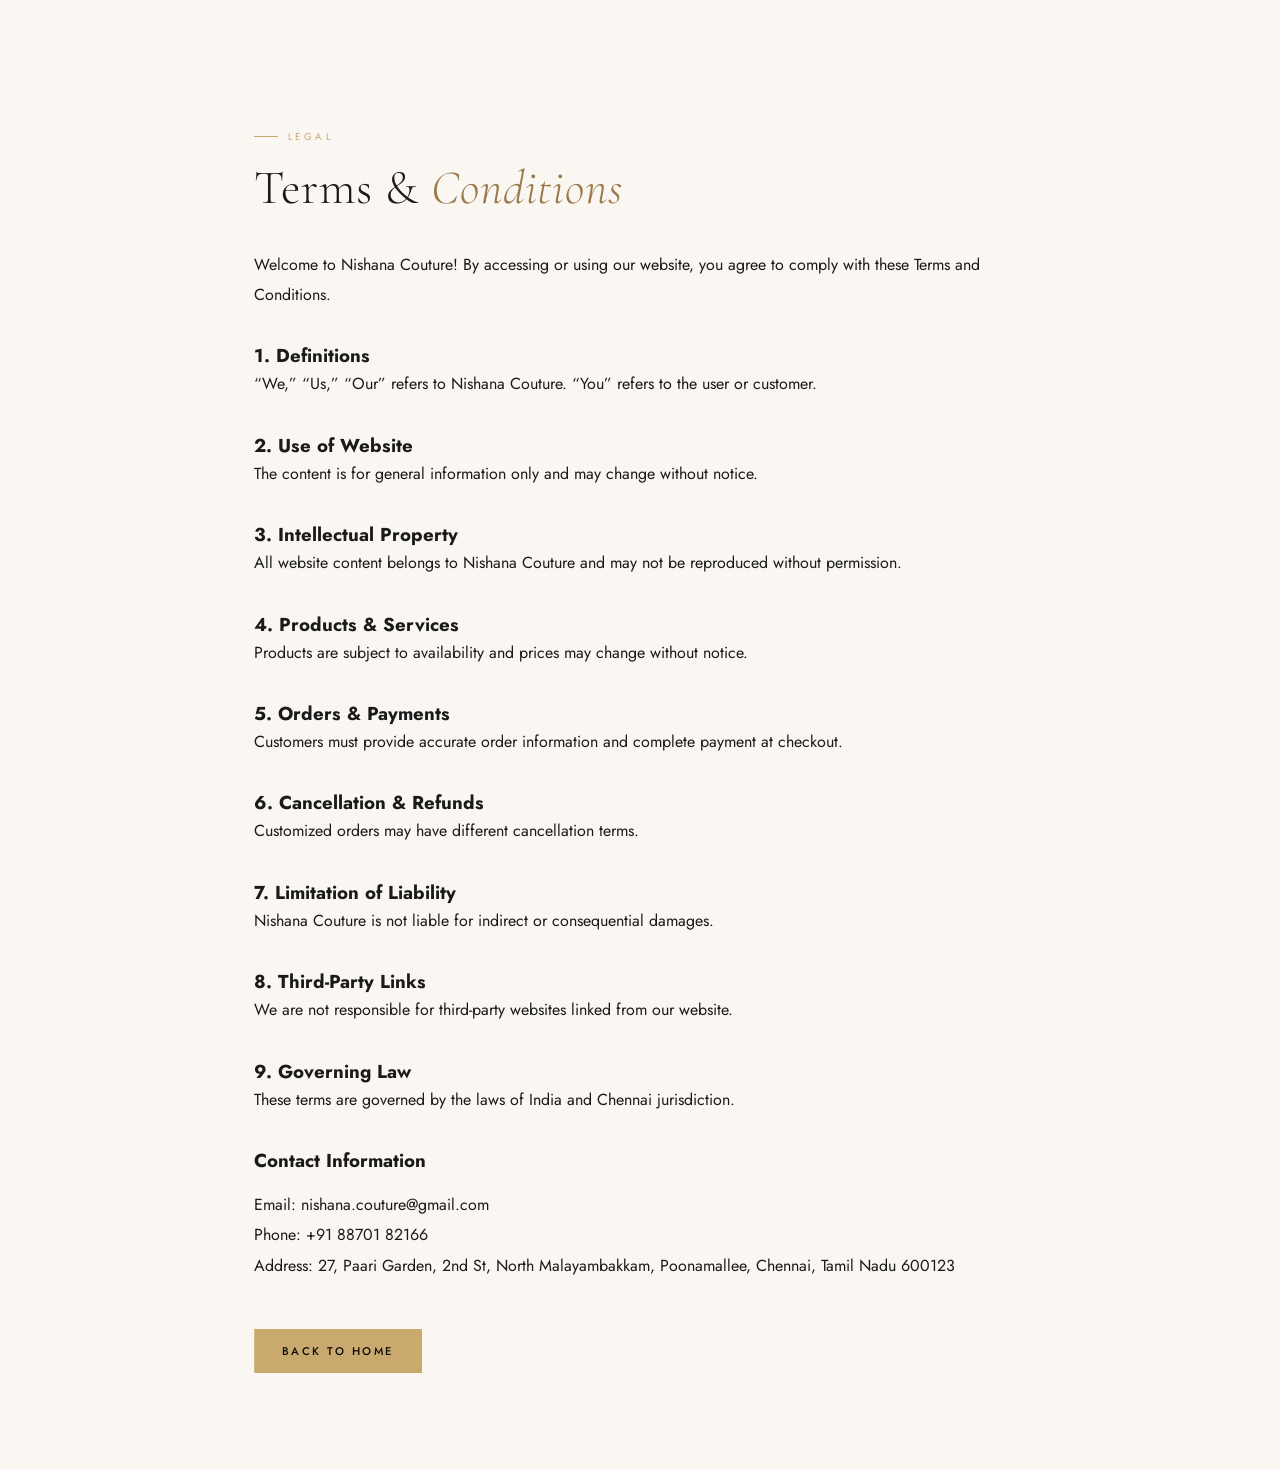
<file: terms-and-conditions.html>
<!DOCTYPE html>
<html lang="en">
<head>
  <meta charset="UTF-8" />
  <meta name="viewport" content="width=device-width, initial-scale=1.0"/>
  <title>Terms & Conditions | Nishana Couture</title>
  <link rel="stylesheet" href="assets/css/style.css" />
</head>
<body>

<section class="section" style="max-width:900px;margin:auto;padding-top:120px;">
  <div class="section-label">Legal</div>
  <h1 class="section-title">Terms &amp; <em>Conditions</em></h1>

  <p style="margin-top:2rem;line-height:1.9;">
    Welcome to Nishana Couture! By accessing or using our website,
    you agree to comply with these Terms and Conditions.
  </p>

  <h3 style="margin-top:2rem;">1. Definitions</h3>
  <p style="line-height:1.9;">
    “We,” “Us,” “Our” refers to Nishana Couture.
    “You” refers to the user or customer.
  </p>

  <h3 style="margin-top:2rem;">2. Use of Website</h3>
  <p style="line-height:1.9;">
    The content is for general information only and may change without notice.
  </p>

  <h3 style="margin-top:2rem;">3. Intellectual Property</h3>
  <p style="line-height:1.9;">
    All website content belongs to Nishana Couture and may not be reproduced
    without permission.
  </p>

  <h3 style="margin-top:2rem;">4. Products & Services</h3>
  <p style="line-height:1.9;">
    Products are subject to availability and prices may change without notice.
  </p>

  <h3 style="margin-top:2rem;">5. Orders & Payments</h3>
  <p style="line-height:1.9;">
    Customers must provide accurate order information and complete payment at checkout.
  </p>

  <h3 style="margin-top:2rem;">6. Cancellation & Refunds</h3>
  <p style="line-height:1.9;">
    Customized orders may have different cancellation terms.
  </p>

  <h3 style="margin-top:2rem;">7. Limitation of Liability</h3>
  <p style="line-height:1.9;">
    Nishana Couture is not liable for indirect or consequential damages.
  </p>

  <h3 style="margin-top:2rem;">8. Third-Party Links</h3>
  <p style="line-height:1.9;">
    We are not responsible for third-party websites linked from our website.
  </p>

  <h3 style="margin-top:2rem;">9. Governing Law</h3>
  <p style="line-height:1.9;">
    These terms are governed by the laws of India and Chennai jurisdiction.
  </p>

  <h3 style="margin-top:2rem;">Contact Information</h3>

  <p style="margin-top:1rem;line-height:1.9;">
    Email: nishana.couture@gmail.com<br>
    Phone: +91 88701 82166<br>
    Address: 27, Paari Garden, 2nd St, North Malayambakkam,
    Poonamallee, Chennai, Tamil Nadu 600123
  </p>

  <div style="margin-top:3rem;">
    <a href="index.html" class="btn-primary">
      <span>Back to Home</span>
    </a>
  </div>
</section>

</body>
</html>
</file>
<file: assets/css/style.css>
/* ===== NISHANA COUTURE — LUXURY FASHION ===== */

@import url('https://fonts.googleapis.com/css2?family=Cormorant+Garamond:ital,wght@0,300;0,400;0,500;0,600;1,300;1,400&family=Jost:wght@200;300;400;500&display=swap');

:root {
  --gold: #c9a96e;
  --gold-light: #e8d5b0;
  --gold-dark: #9a7a4a;
  --cream: #faf7f2;
  --ivory: #f5f0e8;
  --charcoal: #1a1a1a;
  --warm-black: #0f0d0b;
  --muted: #7a6f63;
  --border: rgba(201,169,110,0.25);
  --nav-h: 80px;
  --transition: cubic-bezier(0.4, 0, 0.2, 1);
}

*, *::before, *::after { box-sizing: border-box; margin: 0; padding: 0; }

html { scroll-behavior: smooth; font-size: 16px; }

body {
  font-family: 'Jost', sans-serif;
  background: var(--cream);
  color: var(--charcoal);
  overflow-x: hidden;
}

img { display: block; max-width: 100%; }
a { text-decoration: none; color: inherit; }
ul { list-style: none; }

/* ── SCROLLBAR ── */
::-webkit-scrollbar { width: 4px; }
::-webkit-scrollbar-track { background: var(--cream); }
::-webkit-scrollbar-thumb { background: var(--gold); border-radius: 2px; }

/* ── SELECTION ── */
::selection { background: var(--gold-light); color: var(--charcoal); }

/* ========================================
   NAVBAR
======================================== */
#navbar {
  position: fixed;
  top: 0; left: 0; right: 0;
  z-index: 1000;
  height: var(--nav-h);
  display: flex;
  align-items: center;
  justify-content: space-between;
  padding: 0 5%;
  transition: background 0.4s var(--transition), box-shadow 0.4s var(--transition);
  background: transparent;
}

#navbar.scrolled {
  background: rgba(250, 247, 242, 0.96);
  backdrop-filter: blur(12px);
  box-shadow: 0 1px 0 var(--border);
}

.nav-logo {
  display: flex;
  align-items: center;
  gap: 12px;
}

.nav-logo img {
  width: 52px;
  height: 52px;
  border-radius: 50%;
  border: 1.5px solid var(--gold);
  object-fit: cover;
}

.nav-brand {
  display: flex;
  flex-direction: column;
  line-height: 1;
}

.nav-brand-name {
  font-family: 'Cormorant Garamond', serif;
  font-size: 1.4rem;
  font-weight: 500;
  letter-spacing: 0.08em;
  color: var(--charcoal);
}

.nav-brand-sub {
  font-size: 0.6rem;
  letter-spacing: 0.3em;
  text-transform: uppercase;
  color: var(--gold);
  font-weight: 300;
  margin-top: 3px;
}

.nav-links {
  display: flex;
  gap: 2.5rem;
  align-items: center;
}

.nav-links a {
  font-size: 0.75rem;
  letter-spacing: 0.2em;
  text-transform: uppercase;
  font-weight: 400;
  color: var(--charcoal);
  position: relative;
  padding-bottom: 4px;
  transition: color 0.3s;
}

.nav-links a::after {
  content: '';
  position: absolute;
  bottom: 0; left: 0;
  width: 0; height: 1px;
  background: var(--gold);
  transition: width 0.3s var(--transition);
}

.nav-links a:hover { color: var(--gold-dark); }
.nav-links a:hover::after { width: 100%; }

.nav-cta {
  background: var(--charcoal) !important;
  color: var(--cream) !important;
  padding: 9px 20px !important;
  font-size: 0.65rem !important;
  letter-spacing: 0.2em !important;
}
.nav-cta::after { display: none !important; }
.nav-cta:hover { background: var(--gold-dark) !important; color: var(--cream) !important; }

.nav-hamburger {
  display: none;
  flex-direction: column;
  gap: 5px;
  cursor: pointer;
  padding: 4px;
  background: none;
  border: none;
}

.nav-hamburger span {
  width: 24px; height: 1.5px;
  background: var(--charcoal);
  display: block;
  transition: 0.3s var(--transition);
}

.nav-hamburger.open span:nth-child(1) { transform: translateY(6.5px) rotate(45deg); }
.nav-hamburger.open span:nth-child(2) { opacity: 0; }
.nav-hamburger.open span:nth-child(3) { transform: translateY(-6.5px) rotate(-45deg); }

/* Mobile Nav */
.nav-mobile {
  position: fixed;
  top: var(--nav-h); left: 0; right: 0;
  background: rgba(250, 247, 242, 0.98);
  backdrop-filter: blur(16px);
  padding: 2rem 5%;
  display: flex;
  flex-direction: column;
  gap: 1.5rem;
  transform: translateY(-110%);
  transition: transform 0.4s var(--transition);
  z-index: 999;
  border-bottom: 1px solid var(--border);
}

.nav-mobile.open { transform: translateY(0); }

.nav-mobile a {
  font-family: 'Cormorant Garamond', serif;
  font-size: 1.8rem;
  font-weight: 300;
  font-style: italic;
  color: var(--charcoal);
  letter-spacing: 0.05em;
  border-bottom: 1px solid var(--border);
  padding-bottom: 1rem;
  transition: color 0.3s;
}

.nav-mobile a:last-child { border-bottom: none; }
.nav-mobile a:hover { color: var(--gold-dark); }

/* ========================================
   HERO
======================================== */
#hero {
  position: relative;
  min-height: 100vh;
  display: flex;
  align-items: center;
  overflow: hidden;
  background: var(--warm-black);
}

.hero-bg {
  position: absolute;
  inset: 0;
  background:
    radial-gradient(ellipse at 70% 50%, rgba(201,169,110,0.08) 0%, transparent 60%),
    radial-gradient(ellipse at 20% 80%, rgba(201,169,110,0.05) 0%, transparent 50%);
}

.hero-texture {
  position: absolute;
  inset: 0;
  background-image: url("data:image/svg+xml,%3Csvg width='60' height='60' viewBox='0 0 60 60' xmlns='http://www.w3.org/2000/svg'%3E%3Cg fill='none' fill-rule='evenodd'%3E%3Cg fill='%23c9a96e' fill-opacity='0.03'%3E%3Cpath d='M36 34v-4h-2v4h-4v2h4v4h2v-4h4v-2h-4zm0-30V0h-2v4h-4v2h4v4h2V6h4V4h-4zM6 34v-4H4v4H0v2h4v4h2v-4h4v-2H6zM6 4V0H4v4H0v2h4v4h2V6h4V4H6z'/%3E%3C/g%3E%3C/g%3E%3C/svg%3E");
  opacity: 0.4;
}

.hero-content {
  position: relative;
  z-index: 2;
  max-width: 700px;
  padding: 0 5%;
  margin-left: 8%;
  opacity: 0;
  transform: translateY(30px);
  animation: heroReveal 1.2s 0.3s var(--transition) forwards;
}

@keyframes heroReveal {
  to { opacity: 1; transform: translateY(0); }
}

.hero-tag {
  display: inline-flex;
  align-items: center;
  gap: 10px;
  font-size: 0.65rem;
  letter-spacing: 0.35em;
  text-transform: uppercase;
  color: var(--gold);
  font-weight: 300;
  margin-bottom: 1.5rem;
}

.hero-tag::before, .hero-tag::after {
  content: '';
  display: block;
  width: 30px; height: 1px;
  background: var(--gold);
  opacity: 0.6;
}

.hero-title {
  font-family: 'Cormorant Garamond', serif;
  font-size: clamp(3rem, 7vw, 5.5rem);
  font-weight: 300;
  line-height: 1.1;
  color: #fff;
  letter-spacing: 0.02em;
  margin-bottom: 0.3em;
}

.hero-title em {
  font-style: italic;
  color: var(--gold-light);
}

.hero-sub {
  font-size: 0.85rem;
  letter-spacing: 0.15em;
  text-transform: uppercase;
  color: rgba(255,255,255,0.45);
  font-weight: 300;
  margin-bottom: 2rem;
}

.hero-desc {
  font-size: 1rem;
  line-height: 1.8;
  color: rgba(255,255,255,0.6);
  font-weight: 300;
  max-width: 480px;
  margin-bottom: 2.5rem;
}

.hero-actions {
  display: flex;
  gap: 1rem;
  flex-wrap: wrap;
}

.btn-primary {
  display: inline-flex;
  align-items: center;
  gap: 8px;
  background: var(--gold);
  color: var(--warm-black);
  font-size: 0.7rem;
  letter-spacing: 0.22em;
  text-transform: uppercase;
  font-weight: 500;
  padding: 14px 28px;
  transition: all 0.3s var(--transition);
  position: relative;
  overflow: hidden;
}

.btn-primary::before {
  content: '';
  position: absolute;
  inset: 0;
  background: var(--gold-light);
  transform: translateX(-100%);
  transition: transform 0.4s var(--transition);
}

.btn-primary:hover::before { transform: translateX(0); }
.btn-primary:hover { transform: translateY(-1px); box-shadow: 0 8px 24px rgba(201,169,110,0.35); }
.btn-primary span { position: relative; z-index: 1; }

.btn-ghost {
  display: inline-flex;
  align-items: center;
  gap: 8px;
  border: 1px solid rgba(255,255,255,0.25);
  color: rgba(255,255,255,0.7);
  font-size: 0.7rem;
  letter-spacing: 0.22em;
  text-transform: uppercase;
  font-weight: 400;
  padding: 14px 28px;
  transition: all 0.3s var(--transition);
}

.btn-ghost:hover {
  border-color: var(--gold);
  color: var(--gold-light);
  transform: translateY(-1px);
}

.hero-stats {
  position: absolute;
  bottom: 3rem;
  right: 8%;
  display: flex;
  flex-direction: column;
  gap: 1.5rem;
  opacity: 0;
  animation: heroReveal 1.2s 0.8s var(--transition) forwards;
}

.hero-stat {
  text-align: right;
  border-right: 2px solid var(--gold);
  padding-right: 1.2rem;
}

.hero-stat-num {
  font-family: 'Cormorant Garamond', serif;
  font-size: 2rem;
  font-weight: 300;
  color: #fff;
  line-height: 1;
}

.hero-stat-label {
  font-size: 0.6rem;
  letter-spacing: 0.2em;
  text-transform: uppercase;
  color: var(--gold);
  font-weight: 300;
  margin-top: 2px;
}

.hero-scroll {
  position: absolute;
  bottom: 3rem;
  left: 50%;
  transform: translateX(-50%);
  display: flex;
  flex-direction: column;
  align-items: center;
  gap: 8px;
  color: rgba(255,255,255,0.35);
  font-size: 0.6rem;
  letter-spacing: 0.3em;
  text-transform: uppercase;
  animation: bounce 2s 2s ease-in-out infinite;
}

.hero-scroll-line {
  width: 1px;
  height: 40px;
  background: linear-gradient(to bottom, var(--gold), transparent);
}

@keyframes bounce {
  0%, 100% { transform: translateX(-50%) translateY(0); }
  50% { transform: translateX(-50%) translateY(6px); }
}

/* ========================================
   SECTION DEFAULTS
======================================== */
.section {
  padding: 6rem 5%;
}

.section-label {
  display: inline-flex;
  align-items: center;
  gap: 10px;
  font-size: 0.62rem;
  letter-spacing: 0.35em;
  text-transform: uppercase;
  color: var(--gold);
  font-weight: 400;
  margin-bottom: 1rem;
}

.section-label::before {
  content: '';
  width: 24px; height: 1px;
  background: var(--gold);
}

.section-title {
  font-family: 'Cormorant Garamond', serif;
  font-size: clamp(2rem, 4vw, 3rem);
  font-weight: 300;
  line-height: 1.2;
  color: var(--charcoal);
  letter-spacing: 0.02em;
  margin-bottom: 1rem;
}

.section-title em { font-style: italic; color: var(--gold-dark); }

.section-divider {
  display: flex;
  align-items: center;
  gap: 12px;
  margin: 1.5rem 0 2.5rem;
}

.section-divider-line {
  height: 1px;
  background: var(--border);
  flex: 1;
  max-width: 80px;
}

.section-divider-diamond {
  width: 6px; height: 6px;
  background: var(--gold);
  transform: rotate(45deg);
}

/* ========================================
   MARQUEE STRIP
======================================== */
.marquee-strip {
  background: var(--charcoal);
  padding: 14px 0;
  overflow: hidden;
}

.marquee-inner {
  display: flex;
  gap: 0;
  animation: marqueeScroll 20s linear infinite;
  white-space: nowrap;
}

.marquee-item {
  display: inline-flex;
  align-items: center;
  gap: 1.5rem;
  padding: 0 2rem;
  font-size: 0.65rem;
  letter-spacing: 0.3em;
  text-transform: uppercase;
  color: var(--gold-light);
  font-weight: 300;
  flex-shrink: 0;
}

.marquee-dot {
  width: 4px; height: 4px;
  background: var(--gold);
  border-radius: 50%;
}

@keyframes marqueeScroll {
  from { transform: translateX(0); }
  to { transform: translateX(-50%); }
}

/* ========================================
   COLLECTIONS
======================================== */
#collections { background: var(--ivory); }

.collections-grid {
  display: grid;
  grid-template-columns: repeat(2, 1fr);
  grid-template-rows: auto auto;
  gap: 1.5px;
  background: var(--border);
  border: 1.5px solid var(--border);
}

.collection-card {
  position: relative;
  overflow: hidden;
  cursor: pointer;
  background: var(--ivory);
}

.collection-card:first-child {
  grid-row: span 2;
}

.collection-img-wrap {
  overflow: hidden;
  height: 100%;
  min-height: 320px;
}

.collection-card:first-child .collection-img-wrap {
  min-height: 700px;
}

.collection-img-wrap img {
  width: 100%;
  height: 100%;
  object-fit: cover;
  transition: transform 0.7s var(--transition);
  filter: brightness(0.88);
}

.collection-card:hover .collection-img-wrap img {
  transform: scale(1.05);
  filter: brightness(0.75);
}

.collection-overlay {
  position: absolute;
  inset: 0;
  background: linear-gradient(to top, rgba(15,13,11,0.7) 0%, transparent 60%);
  display: flex;
  flex-direction: column;
  justify-content: flex-end;
  padding: 2rem;
  transition: background 0.4s;
}

.collection-card:hover .collection-overlay {
  background: linear-gradient(to top, rgba(15,13,11,0.85) 0%, rgba(15,13,11,0.2) 60%);
}

.collection-category {
  font-size: 0.6rem;
  letter-spacing: 0.3em;
  text-transform: uppercase;
  color: var(--gold);
  font-weight: 400;
  margin-bottom: 0.5rem;
}

.collection-name {
  font-family: 'Cormorant Garamond', serif;
  font-size: 1.8rem;
  font-weight: 400;
  color: #fff;
  letter-spacing: 0.02em;
  line-height: 1.2;
  margin-bottom: 1rem;
}

.collection-cta {
  display: inline-flex;
  align-items: center;
  gap: 8px;
  font-size: 0.65rem;
  letter-spacing: 0.2em;
  text-transform: uppercase;
  color: var(--gold-light);
  font-weight: 400;
  transform: translateY(8px);
  opacity: 0;
  transition: all 0.3s var(--transition);
}

.collection-cta::after {
  content: '→';
  transition: transform 0.3s;
}

.collection-card:hover .collection-cta {
  opacity: 1;
  transform: translateY(0);
}

.collection-card:hover .collection-cta:hover::after {
  transform: translateX(4px);
}

/* ========================================
   ABOUT
======================================== */
#about {
  background: var(--cream);
  overflow: hidden;
}

.about-inner {
  display: grid;
  grid-template-columns: 1fr 1fr;
  gap: 5rem;
  align-items: center;
  max-width: 1200px;
  margin: 0 auto;
}

.about-image-wrap {
  position: relative;
}

.about-image-frame {
  position: relative;
  overflow: hidden;
}

.about-image-frame img {
  width: 100%;
  aspect-ratio: 3/4;
  object-fit: cover;
  filter: brightness(0.95);
}

.about-image-frame::after {
  content: '';
  position: absolute;
  inset: 12px;
  border: 1px solid var(--gold);
  pointer-events: none;
  opacity: 0.4;
}

.about-badge {
  position: absolute;
  bottom: -1.5rem;
  right: -1.5rem;
  width: 100px;
  height: 100px;
  background: var(--gold);
  border-radius: 50%;
  display: flex;
  flex-direction: column;
  align-items: center;
  justify-content: center;
  box-shadow: 0 8px 24px rgba(201,169,110,0.35);
}

.about-badge-year {
  font-family: 'Cormorant Garamond', serif;
  font-size: 1.6rem;
  font-weight: 500;
  color: var(--warm-black);
  line-height: 1;
}

.about-badge-text {
  font-size: 0.5rem;
  letter-spacing: 0.2em;
  text-transform: uppercase;
  color: var(--warm-black);
  font-weight: 500;
  opacity: 0.7;
}

.about-text p {
  font-size: 1rem;
  line-height: 1.9;
  color: var(--muted);
  font-weight: 300;
  margin-bottom: 1.2rem;
}

.about-text p strong {
  color: var(--charcoal);
  font-weight: 500;
}

.about-location {
  display: flex;
  align-items: flex-start;
  gap: 12px;
  padding: 1.2rem;
  background: var(--ivory);
  border-left: 2px solid var(--gold);
  margin-top: 1.5rem;
}

.about-location-icon {
  font-size: 1.2rem;
  margin-top: 2px;
}

.about-location-text {
  font-size: 0.85rem;
  line-height: 1.6;
  color: var(--muted);
  font-weight: 300;
}

.about-location-text strong {
  display: block;
  color: var(--charcoal);
  font-weight: 500;
  font-size: 0.75rem;
  letter-spacing: 0.1em;
  text-transform: uppercase;
  margin-bottom: 2px;
}

/* ========================================
   FEATURES STRIP
======================================== */
#features {
  background: var(--charcoal);
  padding: 4rem 5%;
}

.features-grid {
  display: grid;
  grid-template-columns: repeat(4, 1fr);
  gap: 2rem;
  max-width: 1100px;
  margin: 0 auto;
}

.feature-item {
  text-align: center;
  padding: 1.5rem 1rem;
  border: 1px solid rgba(201,169,110,0.15);
  transition: border-color 0.3s;
}

.feature-item:hover { border-color: var(--gold); }

.feature-icon {
  font-size: 1.8rem;
  margin-bottom: 0.8rem;
}

.feature-title {
  font-family: 'Cormorant Garamond', serif;
  font-size: 1.1rem;
  font-weight: 400;
  color: var(--gold-light);
  letter-spacing: 0.05em;
  margin-bottom: 0.4rem;
}

.feature-desc {
  font-size: 0.75rem;
  color: rgba(255,255,255,0.4);
  font-weight: 300;
  letter-spacing: 0.05em;
  line-height: 1.6;
}

/* ========================================
   GALLERY
======================================== */
#gallery { background: var(--ivory); }

.gallery-header {
  display: flex;
  align-items: flex-end;
  justify-content: space-between;
  margin-bottom: 2.5rem;
  flex-wrap: wrap;
  gap: 1rem;
}

.gallery-insta {
  display: flex;
  align-items: center;
  gap: 8px;
  font-size: 0.72rem;
  letter-spacing: 0.15em;
  color: var(--muted);
  font-weight: 400;
  transition: color 0.3s;
}

.gallery-insta:hover { color: var(--gold-dark); }

.gallery-grid {
  display: grid;
  grid-template-columns: repeat(4, 1fr);
  grid-auto-rows: 260px;
  gap: 6px;
}

.gallery-item {
  position: relative;
  overflow: hidden;
  cursor: pointer;
}

.gallery-item:nth-child(3) {
  grid-row: span 2;
}

.gallery-item img {
  width: 100%;
  height: 100%;
  object-fit: cover;
  transition: transform 0.6s var(--transition);
  filter: brightness(0.92) saturate(0.9);
}

.gallery-overlay {
  position: absolute;
  inset: 0;
  background: rgba(15,13,11,0.5);
  display: flex;
  align-items: center;
  justify-content: center;
  opacity: 0;
  transition: opacity 0.3s;
}

.gallery-item:hover .gallery-overlay { opacity: 1; }
.gallery-item:hover img { transform: scale(1.06); filter: brightness(0.8) saturate(1.1); }

.gallery-overlay-icon {
  font-size: 1.5rem;
  color: var(--gold-light);
  transform: scale(0.8);
  transition: transform 0.3s var(--transition);
}

.gallery-item:hover .gallery-overlay-icon { transform: scale(1); }

/* ========================================
   CONTACT
======================================== */
#contact { background: var(--cream); }

.contact-inner {
  display: grid;
  grid-template-columns: 1fr 1.3fr;
  gap: 5rem;
  align-items: start;
  max-width: 1100px;
  margin: 0 auto;
}

.contact-info-item {
  display: flex;
  align-items: flex-start;
  gap: 1rem;
  padding: 1.5rem 0;
  border-bottom: 1px solid var(--border);
}

.contact-info-icon {
  width: 40px; height: 40px;
  background: var(--ivory);
  border: 1px solid var(--border);
  display: flex;
  align-items: center;
  justify-content: center;
  font-size: 1rem;
  flex-shrink: 0;
}

.contact-info-label {
  font-size: 0.62rem;
  letter-spacing: 0.2em;
  text-transform: uppercase;
  color: var(--gold);
  font-weight: 400;
  margin-bottom: 4px;
}

.contact-info-value {
  font-size: 0.9rem;
  color: var(--charcoal);
  line-height: 1.5;
  font-weight: 300;
}

.contact-whatsapp {
  display: inline-flex;
  align-items: center;
  gap: 8px;
  background: #25D366;
  color: #fff;
  font-size: 0.7rem;
  letter-spacing: 0.1em;
  text-transform: uppercase;
  font-weight: 500;
  padding: 10px 20px;
  margin-top: 1.5rem;
  transition: all 0.3s;
}

.contact-whatsapp:hover {
  background: #128C7E;
  transform: translateY(-1px);
  box-shadow: 0 6px 20px rgba(37,211,102,0.3);
}

.contact-form {
  display: flex;
  flex-direction: column;
  gap: 1.2rem;
}

.form-group {
  display: flex;
  flex-direction: column;
  gap: 6px;
}

.form-group label {
  font-size: 0.62rem;
  letter-spacing: 0.2em;
  text-transform: uppercase;
  color: var(--muted);
  font-weight: 400;
}

.form-group input,
.form-group textarea {
  width: 100%;
  background: var(--ivory);
  border: 1px solid var(--border);
  padding: 12px 14px;
  font-family: 'Jost', sans-serif;
  font-size: 0.9rem;
  font-weight: 300;
  color: var(--charcoal);
  outline: none;
  transition: border-color 0.3s;
  resize: none;
}

.form-group input:focus,
.form-group textarea:focus {
  border-color: var(--gold);
  background: #fff;
}

.form-group input::placeholder,
.form-group textarea::placeholder {
  color: rgba(122,111,99,0.4);
}

.form-row {
  display: grid;
  grid-template-columns: 1fr 1fr;
  gap: 1rem;
}

.form-error {
  font-size: 0.7rem;
  color: #c0392b;
  display: none;
}

.form-success {
  padding: 1rem;
  background: rgba(201,169,110,0.1);
  border-left: 2px solid var(--gold);
  font-size: 0.85rem;
  color: var(--gold-dark);
  display: none;
}

/* ========================================
   FOOTER
======================================== */
#footer {
  background: var(--warm-black);
  padding: 4rem 5% 2rem;
}

.footer-top {
  display: grid;
  grid-template-columns: 1.5fr 1fr 1fr 1fr;
  gap: 3rem;
  padding-bottom: 3rem;
  border-bottom: 1px solid rgba(201,169,110,0.15);
}

.footer-brand {
  display: flex;
  align-items: center;
  gap: 12px;
  margin-bottom: 1.2rem;
}

.footer-brand img {
  width: 44px; height: 44px;
  border-radius: 50%;
  border: 1px solid var(--gold);
  object-fit: cover;
}

.footer-brand-name {
  font-family: 'Cormorant Garamond', serif;
  font-size: 1.2rem;
  color: var(--cream);
  letter-spacing: 0.08em;
}

.footer-desc {
  font-size: 0.8rem;
  line-height: 1.8;
  color: rgba(255,255,255,0.35);
  font-weight: 300;
  margin-bottom: 1.5rem;
}

.footer-social {
  display: flex;
  gap: 10px;
}

.footer-social a {
  width: 34px; height: 34px;
  border: 1px solid rgba(201,169,110,0.25);
  display: flex;
  align-items: center;
  justify-content: center;
  font-size: 0.85rem;
  color: var(--gold);
  transition: all 0.3s;
}

.footer-social a:hover {
  background: var(--gold);
  color: var(--warm-black);
  border-color: var(--gold);
}

.footer-col h4 {
  font-size: 0.65rem;
  letter-spacing: 0.3em;
  text-transform: uppercase;
  color: var(--gold);
  font-weight: 400;
  margin-bottom: 1.2rem;
}

.footer-col ul {
  display: flex;
  flex-direction: column;
  gap: 0.7rem;
}

.footer-col ul li a {
  font-size: 0.82rem;
  color: rgba(255,255,255,0.35);
  font-weight: 300;
  transition: color 0.3s;
  letter-spacing: 0.03em;
}

.footer-col ul li a:hover { color: var(--gold-light); }

.footer-bottom {
  display: flex;
  align-items: center;
  justify-content: space-between;
  padding-top: 2rem;
  flex-wrap: wrap;
  gap: 1rem;
}

.footer-copyright {
  font-size: 0.72rem;
  color: rgba(255,255,255,0.2);
  font-weight: 300;
  letter-spacing: 0.05em;
}

.footer-copyright span { color: var(--gold); }

.footer-policies {
  display: flex;
  gap: 1.5rem;
}

.footer-policies a {
  font-size: 0.68rem;
  color: rgba(255,255,255,0.2);
  font-weight: 300;
  letter-spacing: 0.05em;
  transition: color 0.3s;
}

.footer-policies a:hover { color: var(--gold); }

/* ========================================
   REVEAL ANIMATIONS
======================================== */
.reveal {
  opacity: 0;
  transform: translateY(24px);
  transition: opacity 0.7s var(--transition), transform 0.7s var(--transition);
}

.reveal.visible {
  opacity: 1;
  transform: translateY(0);
}

.reveal-delay-1 { transition-delay: 0.1s; }
.reveal-delay-2 { transition-delay: 0.2s; }
.reveal-delay-3 { transition-delay: 0.3s; }
.reveal-delay-4 { transition-delay: 0.4s; }

/* ========================================
   COMING SOON BADGE
======================================== */
.coming-soon-badge {
  display: inline-flex;
  align-items: center;
  gap: 8px;
  font-size: 0.62rem;
  letter-spacing: 0.25em;
  text-transform: uppercase;
  color: var(--gold);
  border: 1px solid rgba(201,169,110,0.4);
  padding: 6px 14px;
  font-weight: 400;
  cursor: default;
}

.coming-soon-badge::before {
  content: '';
  width: 5px; height: 5px;
  background: var(--gold);
  border-radius: 50%;
  animation: pulse 1.5s ease-in-out infinite;
}

@keyframes pulse {
  0%, 100% { opacity: 1; transform: scale(1); }
  50% { opacity: 0.4; transform: scale(0.7); }
}

/* ========================================
   RESPONSIVE
======================================== */
@media (max-width: 1024px) {
  .features-grid { grid-template-columns: repeat(2, 1fr); }
  .footer-top { grid-template-columns: 1fr 1fr; }
  .about-inner { grid-template-columns: 1fr; gap: 3rem; }
  .about-image-wrap { max-width: 420px; margin: 0 auto; }
}

@media (max-width: 768px) {
  :root { --nav-h: 70px; }
  .nav-links { display: none; }
  .nav-hamburger { display: flex; }

  .hero-stats { display: none; }
  .hero-content { margin-left: 0; }

  .collections-grid {
    grid-template-columns: 1fr;
  }
  .collection-card:first-child { grid-row: auto; }
  .collection-card:first-child .collection-img-wrap { min-height: 360px; }
  .collection-img-wrap { min-height: 260px; }

  .gallery-grid {
    grid-template-columns: repeat(2, 1fr);
    grid-auto-rows: 200px;
  }
  .gallery-item:nth-child(3) { grid-row: auto; }

  .contact-inner { grid-template-columns: 1fr; gap: 2.5rem; }
  .form-row { grid-template-columns: 1fr; }

  .footer-top { grid-template-columns: 1fr 1fr; gap: 2rem; }
  .footer-bottom { flex-direction: column; align-items: flex-start; }
}

@media (max-width: 480px) {
  .section { padding: 4rem 5%; }
  .footer-top { grid-template-columns: 1fr; }
  .gallery-grid { grid-template-columns: repeat(2, 1fr); grid-auto-rows: 160px; }
  .features-grid { grid-template-columns: 1fr; }
}
</file>
